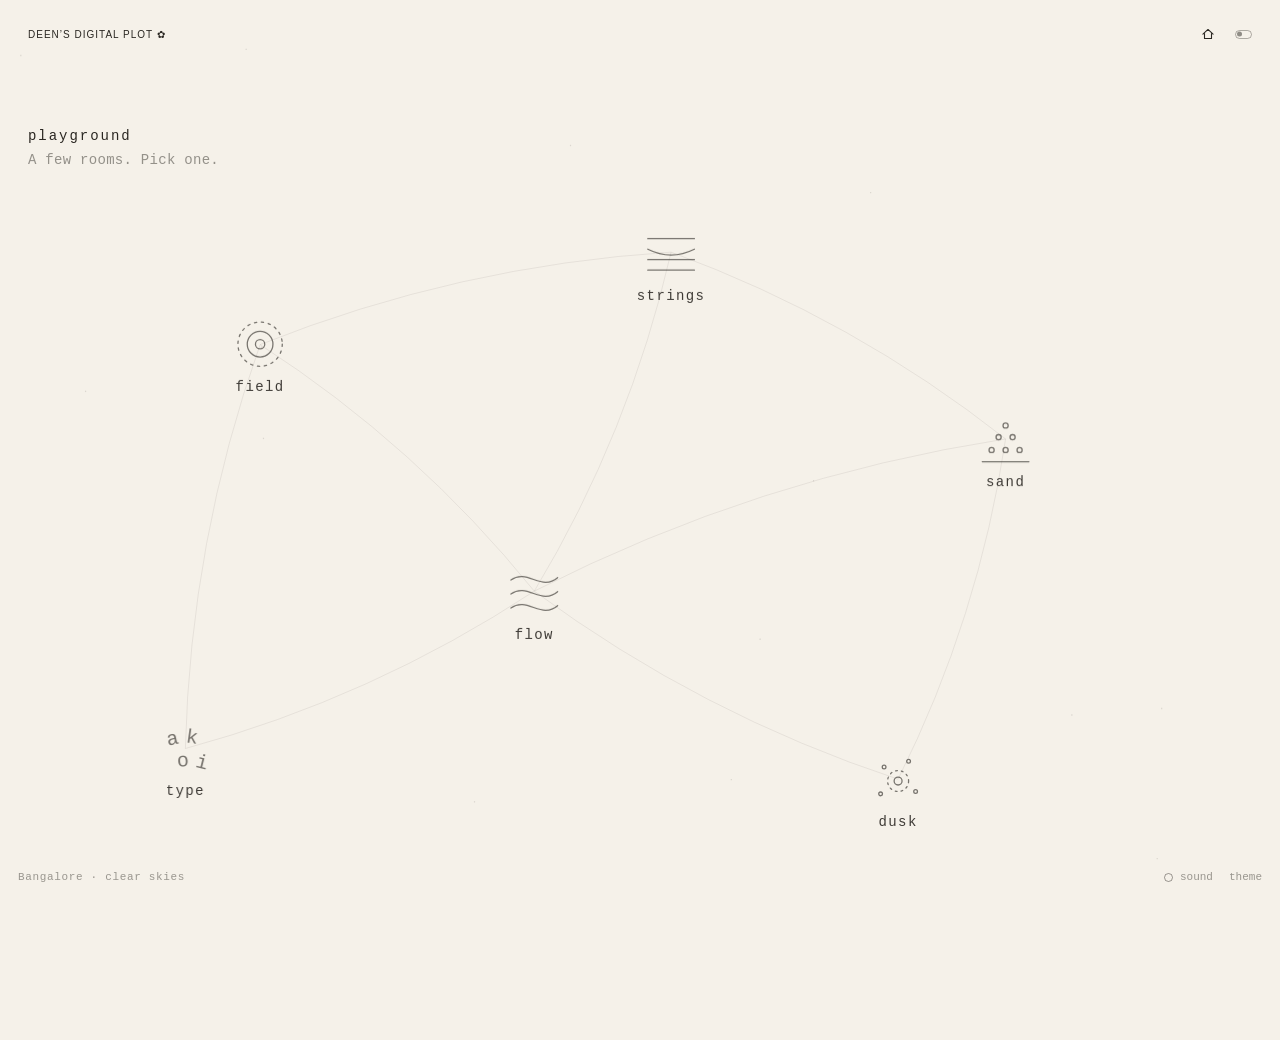
<file: index.html>
<!DOCTYPE html>
<html lang="en">
<head>
<meta charset="utf-8">
<meta name="viewport" content="width=device-width, initial-scale=1, viewport-fit=cover">
<meta name="robots" content="index, follow, max-image-preview:large">
<title>playground</title>
<meta name="description" content="Six small rooms. Play a field of sound, pluck strings tuned to the Bangalore sky, pour sand, release ink, type letters into a heap, watch fireflies in sync together.">
<meta name="theme-color" content="#0b0e13" media="(prefers-color-scheme: dark)">
<meta name="theme-color" content="#f2efe8" media="(prefers-color-scheme: light)">
<link rel="canonical" href="https://playground.deeeen.xyz/">
<link rel="icon" href="/favicon.ico" sizes="any">
<link rel="icon" href="/favicon.svg" type="image/svg+xml">
<link rel="apple-touch-icon" href="/apple-touch-icon.png">
<meta property="og:type" content="website">
<meta property="og:site_name" content="Deen’s Digital Plot ✿">
<meta property="og:title" content="playground">
<meta property="og:description" content="Six small rooms that follow the Bangalore sky. Pick one.">
<meta property="og:url" content="https://playground.deeeen.xyz/">
<meta property="og:image" content="https://playground.deeeen.xyz/og.jpg">
<link rel="stylesheet" href="hub.css">
</head>
<body class="has-lobby">
<header class="site-header">
  <h1 class="site-title"><a href="https://deeeen.xyz/">Deen’s Digital Plot ✿</a></h1>
  <div class="site-header-actions">
    <a class="home-btn" href="https://deeeen.xyz/" aria-label="Home, deeeen.xyz" title="Home">
      <svg viewBox="0 0 16 16" aria-hidden="true"><path d="M2.2 8.1 L8 2.8 L13.8 8.1"/><path d="M4 7.4 V13.2 H12 V7.4"/></svg>
    </a>
    <button type="button" id="theme-toggle" class="theme-toggle" aria-label="Toggle dark mode">
      <span class="theme-toggle-track"><span class="theme-toggle-thumb"></span></span>
    </button>
  </div>
</header>
<canvas id="c" aria-hidden="true"></canvas>
<main class="lobby2">
  <h1>playground</h1>
  <p class="lede">A few rooms. Pick one.</p>
  <nav class="nodes" aria-label="rooms">
    <a class="node" href="/field/" style="--x:20;--y:30">
      <svg viewBox="0 0 48 48" aria-hidden="true"><circle cx="24" cy="24" r="4"/><circle cx="24" cy="24" r="11"/><circle cx="24" cy="24" r="19" stroke-dasharray="2 4"/></svg>
      <span class="name">field</span><span class="why">draw sound</span>
    </a>
    <a class="node" href="/strings/" style="--x:52;--y:22">
      <svg viewBox="0 0 48 48" aria-hidden="true"><path d="M4 12H44"/><path d="M4 21 Q 24 31 44 21"/><path d="M4 30H44"/><path d="M4 39H44"/></svg>
      <span class="name">strings</span><span class="why">pluck the sky</span>
    </a>
    <a class="node" href="/sand/" style="--x:79;--y:40">
      <svg viewBox="0 0 48 48" aria-hidden="true"><circle cx="24" cy="12" r="2.2"/><circle cx="18" cy="22" r="2.2"/><circle cx="30" cy="22" r="2.2"/><circle cx="12" cy="33" r="2.2"/><circle cx="24" cy="33" r="2.2"/><circle cx="36" cy="33" r="2.2"/><path d="M4 43H44"/></svg>
      <span class="name">sand</span><span class="why">pour, dam, flood</span>
    </a>
    <a class="node" href="/flow/" style="--x:42;--y:55">
      <svg viewBox="0 0 48 48" aria-hidden="true"><path d="M4 14 C 18 4, 30 24, 44 12"/><path d="M4 26 C 18 16, 30 36, 44 24"/><path d="M4 38 C 18 28, 30 48, 44 36"/></svg>
      <span class="name">flow</span><span class="why">ink on invisible wind</span>
    </a>
    <a class="node" href="/type/" style="--x:14;--y:72">
      <svg viewBox="0 0 48 48" aria-hidden="true"><text x="9" y="22" font-size="17" transform="rotate(-12 9 22)">a</text><text x="24" y="19" font-size="17" transform="rotate(8 24 19)">k</text><text x="17" y="40" font-size="17" transform="rotate(-4 17 40)">o</text><text x="32" y="40" font-size="17" transform="rotate(14 32 40)">i</text></svg>
      <span class="name">type</span><span class="why">words fall apart</span>
    </a>
    <a class="node" href="/dusk/" style="--x:70;--y:74">
      <svg viewBox="0 0 48 48" aria-hidden="true"><circle cx="12" cy="14" r="1.6"/><circle cx="33" cy="9" r="1.6"/><circle cx="24" cy="26" r="3.4"/><circle cx="24" cy="26" r="9" stroke-dasharray="1.5 3.5"/><circle cx="9" cy="37" r="1.6"/><circle cx="39" cy="35" r="1.6"/></svg>
      <span class="name">dusk</span><span class="why">fireflies in sync</span>
    </a>
  </nav>
</main>
<div class="bar">
  <span>Bangalore · <span id="sky-word">—</span></span>
  <span class="spacer"></span>
  <button type="button" id="sky-score"><span class="dot"></span><span id="score-label">sound</span></button>
  <button type="button" id="theme">theme</button>
</div>
<script src="sky.js"></script>
<script>
(function(){
  var b=document.getElementById('theme-toggle'); if(b) b.addEventListener('click',Sky.toggleTheme);
})();
</script>
<script src="score.js"></script>
<script src="lobby.js"></script>
</body>
</html>
</file>
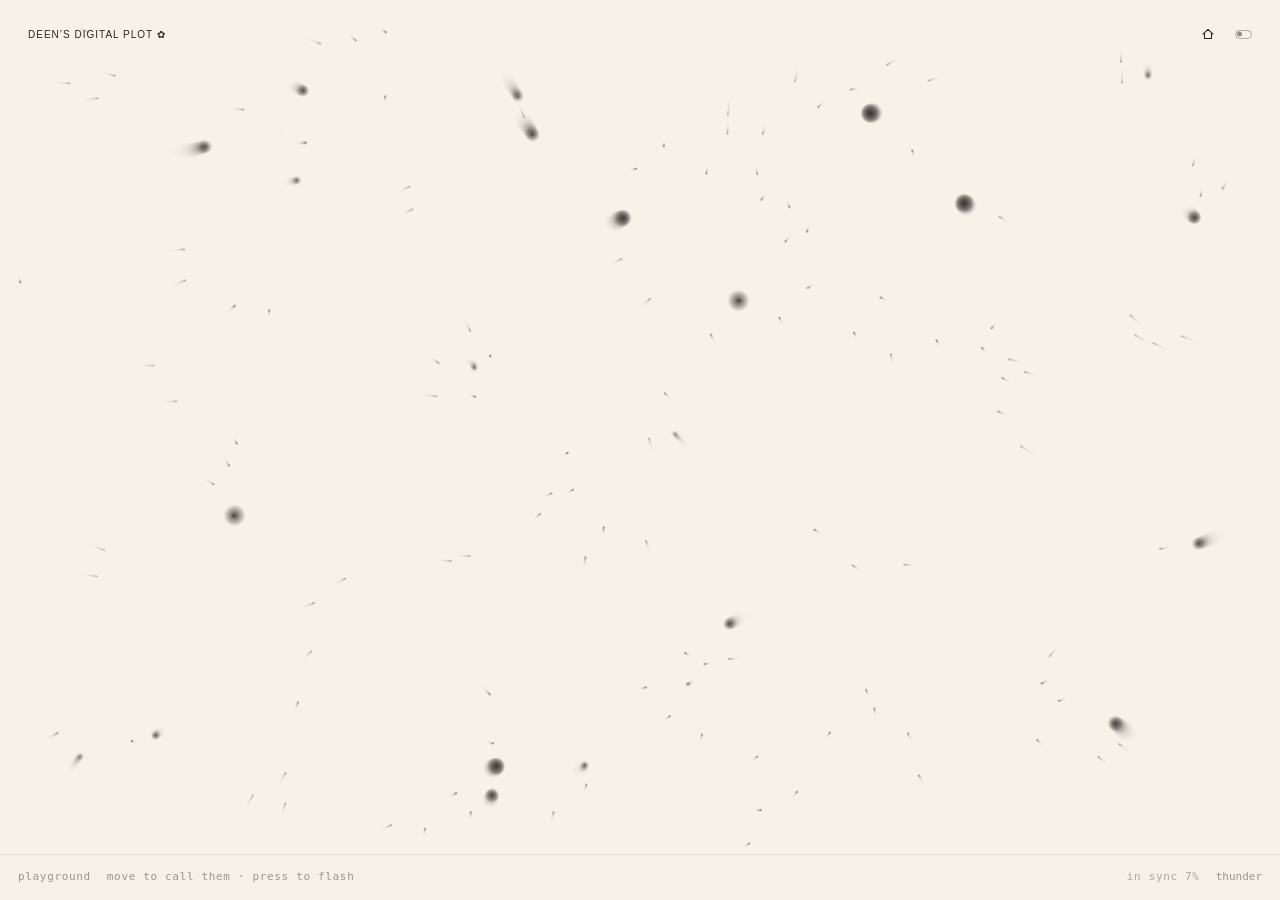
<file: dusk/index.html>
<!DOCTYPE html>
<html lang="en">
<head>
<meta charset="utf-8">
<meta name="viewport" content="width=device-width, initial-scale=1, viewport-fit=cover">
<title>dusk · playground</title>
<meta name="description" content="Fireflies that learn to blink together. Thunder resets them.">
<meta name="theme-color" content="#0b0e13" media="(prefers-color-scheme: dark)">
<meta name="theme-color" content="#f2efe8" media="(prefers-color-scheme: light)">
<link rel="canonical" href="https://playground.deeeen.xyz/dusk/">
<link rel="icon" href="/favicon.ico" sizes="any">
<link rel="icon" href="/favicon.svg" type="image/svg+xml">
<link rel="apple-touch-icon" href="/apple-touch-icon.png">
<link rel="stylesheet" href="../hub.css">
</head>
<body>
<script src="../sky.js"></script>
<script src="../room.js"></script>
<script src="dusk.js"></script>
</body>
</html>
</file>
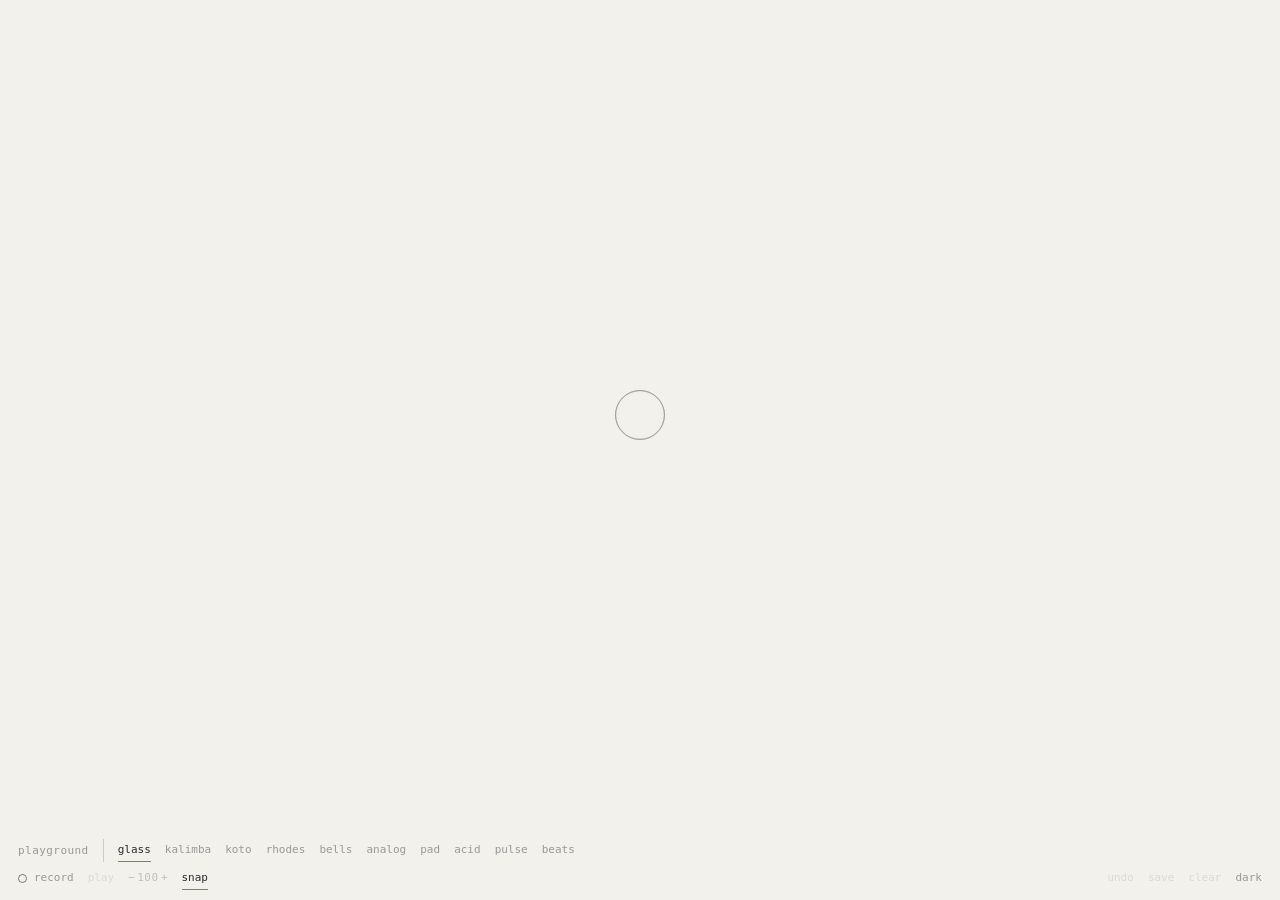
<file: field/index.html>
<!DOCTYPE html>
<html lang="en">
<head>
<meta charset="utf-8">
<meta name="viewport" content="width=device-width, initial-scale=1, maximum-scale=1, viewport-fit=cover">
<title>field · playground</title>
<meta name="description" content="A blank field for drawing sound. Click or type to play. Layer a loop. Take the wav with you.">
<meta name="theme-color" content="#0b0e13" media="(prefers-color-scheme: dark)">
<meta name="theme-color" content="#f2efe8" media="(prefers-color-scheme: light)">
<link rel="canonical" href="https://playground.deeeen.xyz/field/">
<link rel="icon" href="/favicon.ico" sizes="any">
<link rel="icon" href="/favicon.svg" type="image/svg+xml">
<link rel="apple-touch-icon" href="/apple-touch-icon.png">
<style>
  :root { --bg: #0b0e13; --ink: 232, 226, 214; --mono: ui-monospace, "SF Mono", "IBM Plex Mono", Menlo, Consolas, monospace; }
  @media (prefers-color-scheme: light) { :root { --bg: #f2efe8; --ink: 28, 31, 38; } }
  html[data-theme="dark"]  { --bg: #0b0e13; --ink: 232, 226, 214; }
  html[data-theme="light"] { --bg: #f2efe8; --ink: 28, 31, 38; }
  html, body { margin: 0; padding: 0; height: 100%; overflow: hidden; background: var(--bg); overscroll-behavior: none; font-family: var(--mono); }
  #c { position: fixed; inset: 0; display: block; width: 100%; height: 100%; touch-action: none; cursor: crosshair; -webkit-tap-highlight-color: transparent; user-select: none; }
  #ui { position: fixed; left: 0; right: 0; bottom: 0; padding: 8px 18px calc(10px + env(safe-area-inset-bottom, 0px)) 18px; box-sizing: border-box; display: flex; flex-direction: column; gap: 4px; font-size: 11px; letter-spacing: 0.04em; color: rgba(var(--ink), 0.42); opacity: 1; transition: opacity 700ms ease; pointer-events: none; }
  #ui.dim { opacity: 0.12; }
  #ui > * { pointer-events: auto; }
  .row { display: flex; align-items: center; gap: 14px; white-space: nowrap; overflow-x: auto; scrollbar-width: none; min-width: 0; }
  .row::-webkit-scrollbar { display: none; }
  .spacer { flex: 1 1 auto; min-width: 8px; }
  button, #home { appearance: none; background: none; border: 0; padding: 5px 0; margin: 0; font: inherit; color: rgba(var(--ink), 0.42); cursor: pointer; border-bottom: 1px solid transparent; flex: none; }
  #home { padding: 5px 14px 5px 0; border-bottom: 0; border-right: 1px solid rgba(var(--ink), 0.18); text-decoration: none; }
  button:hover, #home:hover { color: rgba(var(--ink), 0.85); }
  button[aria-pressed="true"], button.on { color: rgba(var(--ink), 0.95); border-bottom-color: rgba(var(--ink), 0.55); }
  button[disabled] { opacity: 0.26; cursor: default; }
  .chip { border: 1px solid rgba(var(--ink), 0.28); border-radius: 2px; padding: 3px 7px; }
  .chip.muted { opacity: 0.3; text-decoration: line-through; }
  #dot { display: inline-block; width: 7px; height: 7px; border-radius: 50%; border: 1px solid rgba(var(--ink), 0.55); margin-right: 7px; vertical-align: middle; }
  #rec.armed #dot { border-color: rgba(var(--ink), 0.95); }
  #rec.on #dot { background: rgba(var(--ink), 0.95); border-color: rgba(var(--ink), 0.95); }
  #bpmval { min-width: 26px; text-align: center; display: inline-block; }
  .lbl { opacity: 0.55; flex: none; }
  button, #home { touch-action: manipulation; -webkit-tap-highlight-color: transparent; }
  @media (max-width: 640px) {
    #ui { font-size: 12px; padding-left: 14px; padding-right: 14px; gap: 2px; }
    button, #home { padding: 10px 0; }
    #home { padding-right: 12px; }
    .chip { padding: 7px 10px; }
    .row { gap: 18px; }
    #insts { gap: 18px; }
  }
</style>
</head>
<body>
<canvas id="c"></canvas>
<div id="ui">
  <div class="row" id="row1">
    <a id="home" href="/">playground</a>
    <div class="row" id="insts"></div>
  </div>
  <div class="row" id="row2">
    <button id="rec"><span id="dot"></span><span id="reclabel">record</span></button>
    <button id="play">play</button>
    <span class="lbl"><button id="bpmdown">&#8722;</button><span id="bpmval">100</span><button id="bpmup">+</button></span>
    <button id="snap" aria-pressed="true">snap</button>
    <div class="row" id="layers"></div>
    <span class="spacer"></span>
    <button id="undo" disabled>undo</button>
    <button id="save" disabled>save</button>
    <button id="clear" disabled>clear</button>
    <button id="theme">light</button>
  </div>
</div>
<script src="../audio.js"></script>
<script src="../play.js?v=3"></script>
<script src="../ui.js"></script>
</body>
</html>
</file>
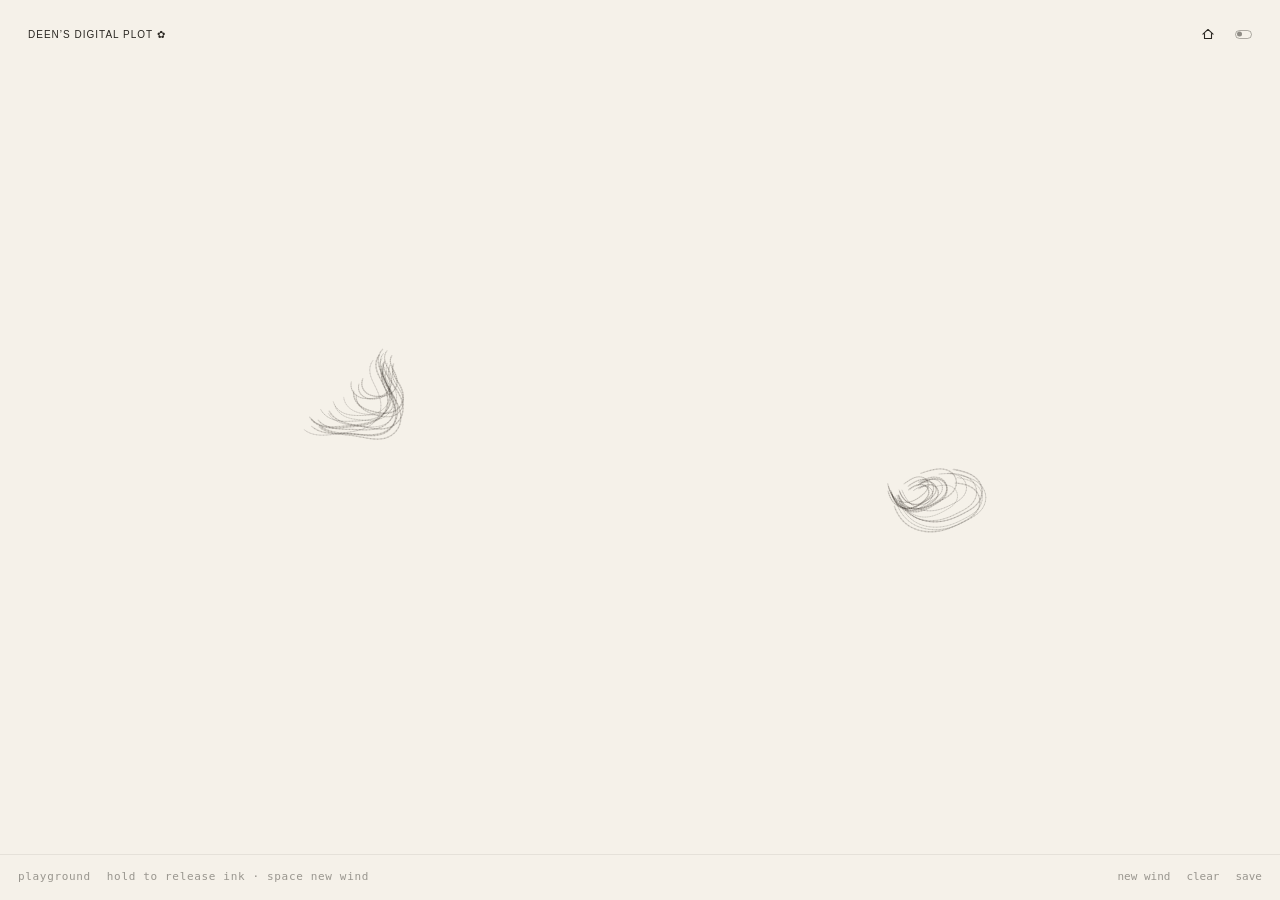
<file: flow/index.html>
<!DOCTYPE html>
<html lang="en">
<head>
<meta charset="utf-8">
<meta name="viewport" content="width=device-width, initial-scale=1, viewport-fit=cover">
<title>flow · playground</title>
<meta name="description" content="Ink that follows a wind you can't see. Hold to release it, take the print.">
<meta name="theme-color" content="#0b0e13" media="(prefers-color-scheme: dark)">
<meta name="theme-color" content="#f2efe8" media="(prefers-color-scheme: light)">
<link rel="canonical" href="https://playground.deeeen.xyz/flow/">
<link rel="icon" href="/favicon.ico" sizes="any">
<link rel="icon" href="/favicon.svg" type="image/svg+xml">
<link rel="apple-touch-icon" href="/apple-touch-icon.png">
<link rel="stylesheet" href="../hub.css">
</head>
<body>
<script src="../sky.js"></script>
<script src="../room.js"></script>
<script src="flow.js"></script>
</body>
</html>
</file>
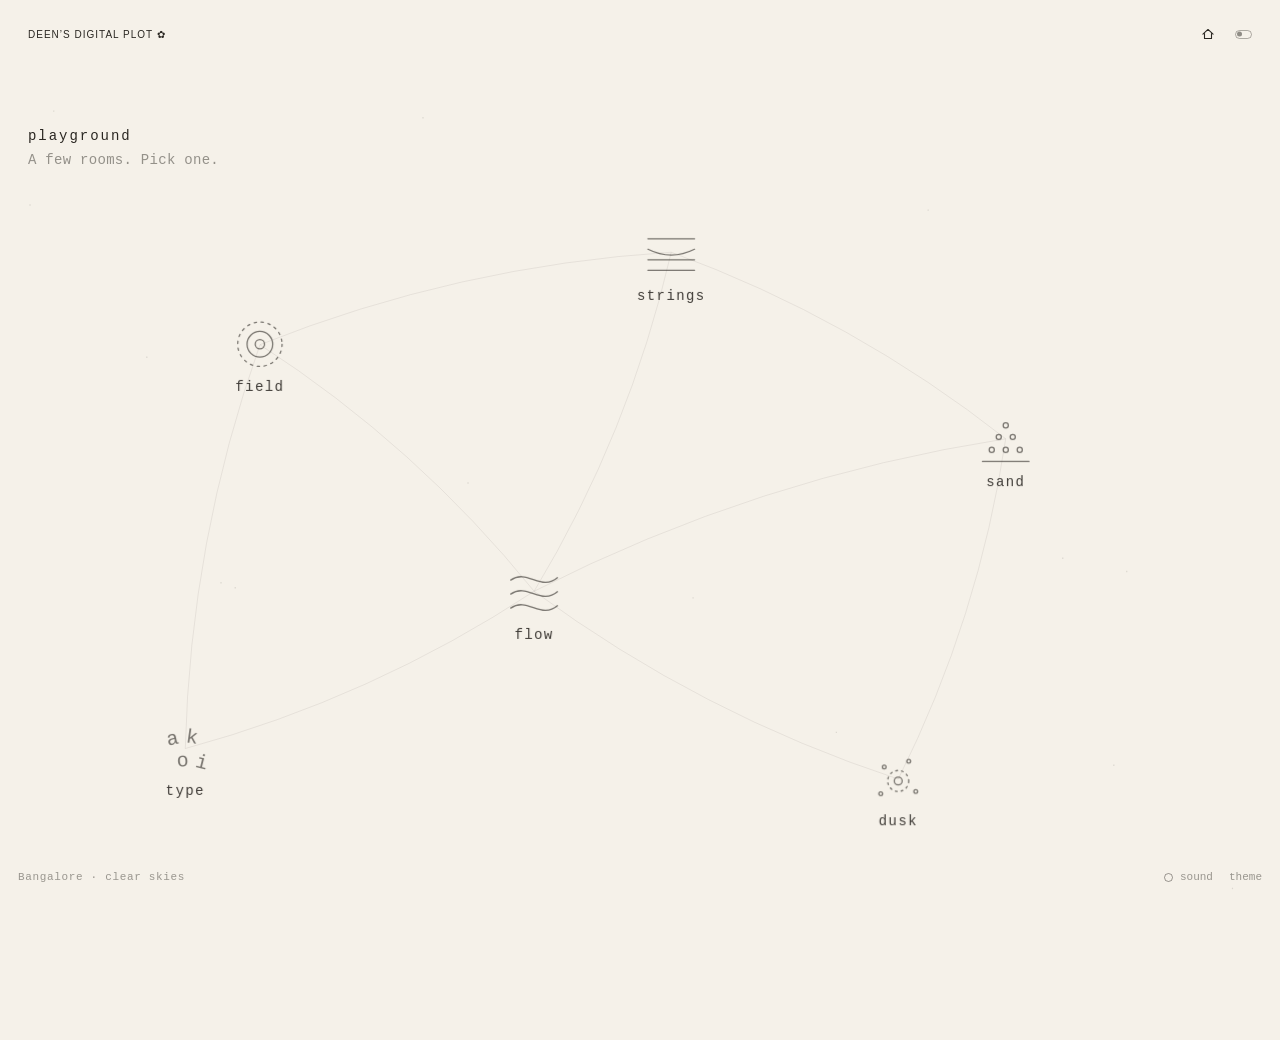
<file: listen/index.html>
<!DOCTYPE html>
<html lang="en"><head><meta charset="utf-8"><title>playground</title>
<meta name="robots" content="noindex"><link rel="canonical" href="https://playground.deeeen.xyz/">
<meta http-equiv="refresh" content="0; url=/"><script>location.replace('/');</script></head>
<body><a href="/">playground</a></body></html>
</file>
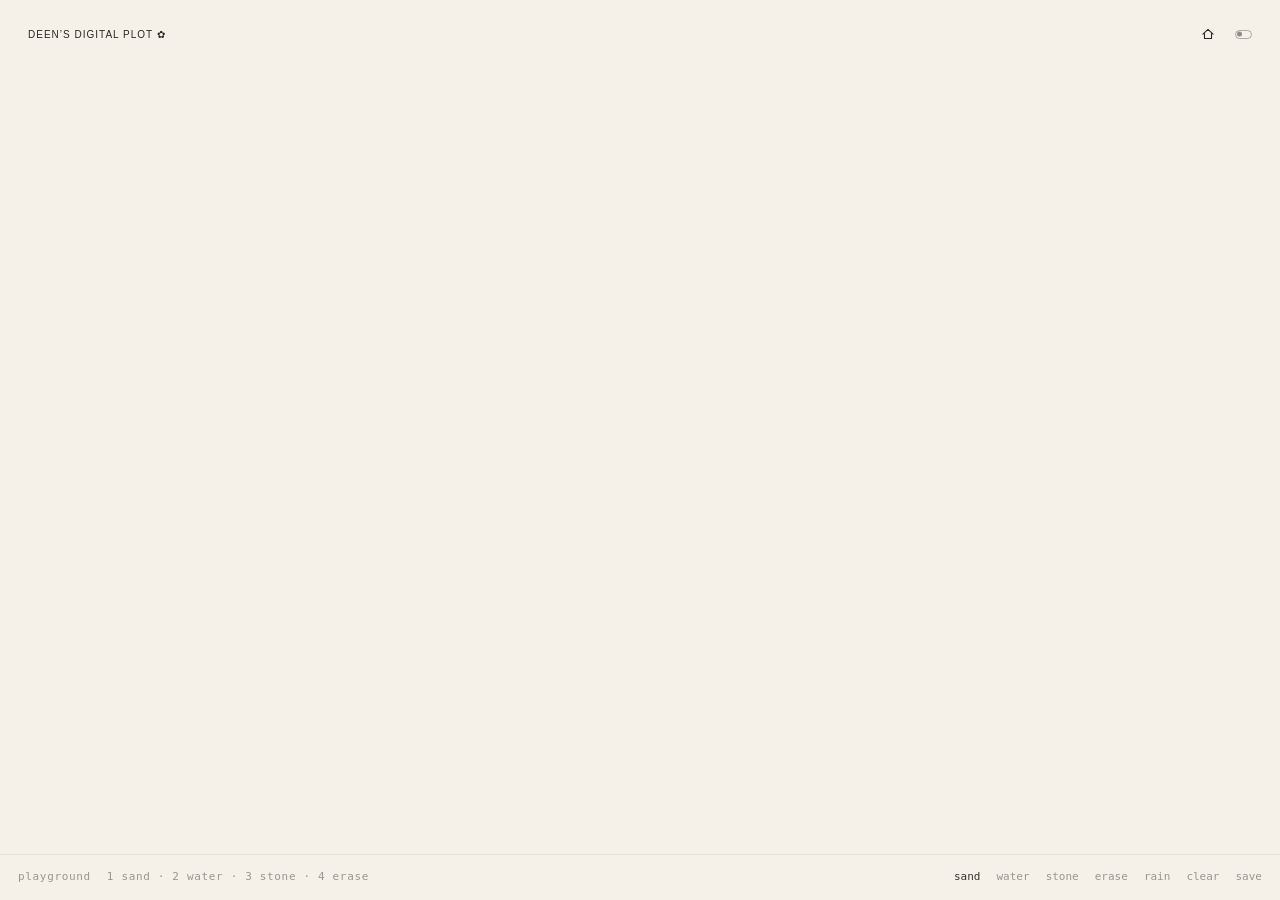
<file: sand/index.html>
<!DOCTYPE html>
<html lang="en">
<head>
<meta charset="utf-8">
<meta name="viewport" content="width=device-width, initial-scale=1, viewport-fit=cover">
<title>sand · playground</title>
<meta name="description" content="Falling sand, water and stone. Rain falls for real when Bangalore's sky is grey.">
<meta name="theme-color" content="#0b0e13" media="(prefers-color-scheme: dark)">
<meta name="theme-color" content="#f2efe8" media="(prefers-color-scheme: light)">
<link rel="canonical" href="https://playground.deeeen.xyz/sand/">
<link rel="icon" href="/favicon.ico" sizes="any">
<link rel="icon" href="/favicon.svg" type="image/svg+xml">
<link rel="apple-touch-icon" href="/apple-touch-icon.png">
<link rel="stylesheet" href="../hub.css">
</head>
<body>
<script src="../sky.js"></script>
<script src="../room.js"></script>
<script src="sand.js"></script>
</body>
</html>
</file>
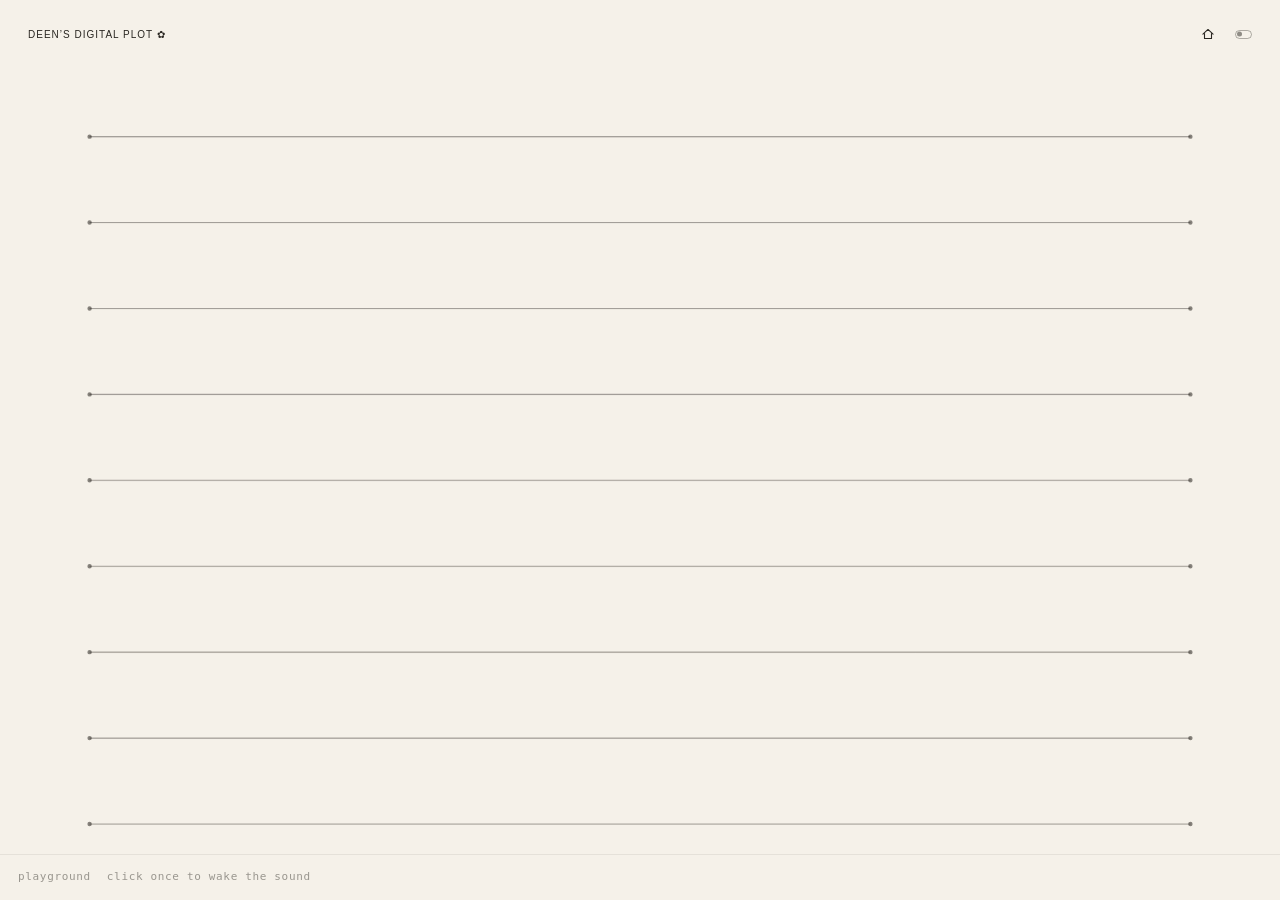
<file: strings/index.html>
<!DOCTYPE html>
<html lang="en">
<head>
<meta charset="utf-8">
<meta name="viewport" content="width=device-width, initial-scale=1, viewport-fit=cover">
<title>strings · playground</title>
<meta name="description" content="Nine strings tuned to the Bangalore sky. Drag across them.">
<meta name="theme-color" content="#0b0e13" media="(prefers-color-scheme: dark)">
<meta name="theme-color" content="#f2efe8" media="(prefers-color-scheme: light)">
<link rel="canonical" href="https://playground.deeeen.xyz/strings/">
<link rel="icon" href="/favicon.ico" sizes="any">
<link rel="icon" href="/favicon.svg" type="image/svg+xml">
<link rel="apple-touch-icon" href="/apple-touch-icon.png">
<link rel="stylesheet" href="../hub.css">
</head>
<body>
<script src="../sky.js"></script>
<script src="../room.js"></script>
<script src="strings.js"></script>
</body>
</html>
</file>
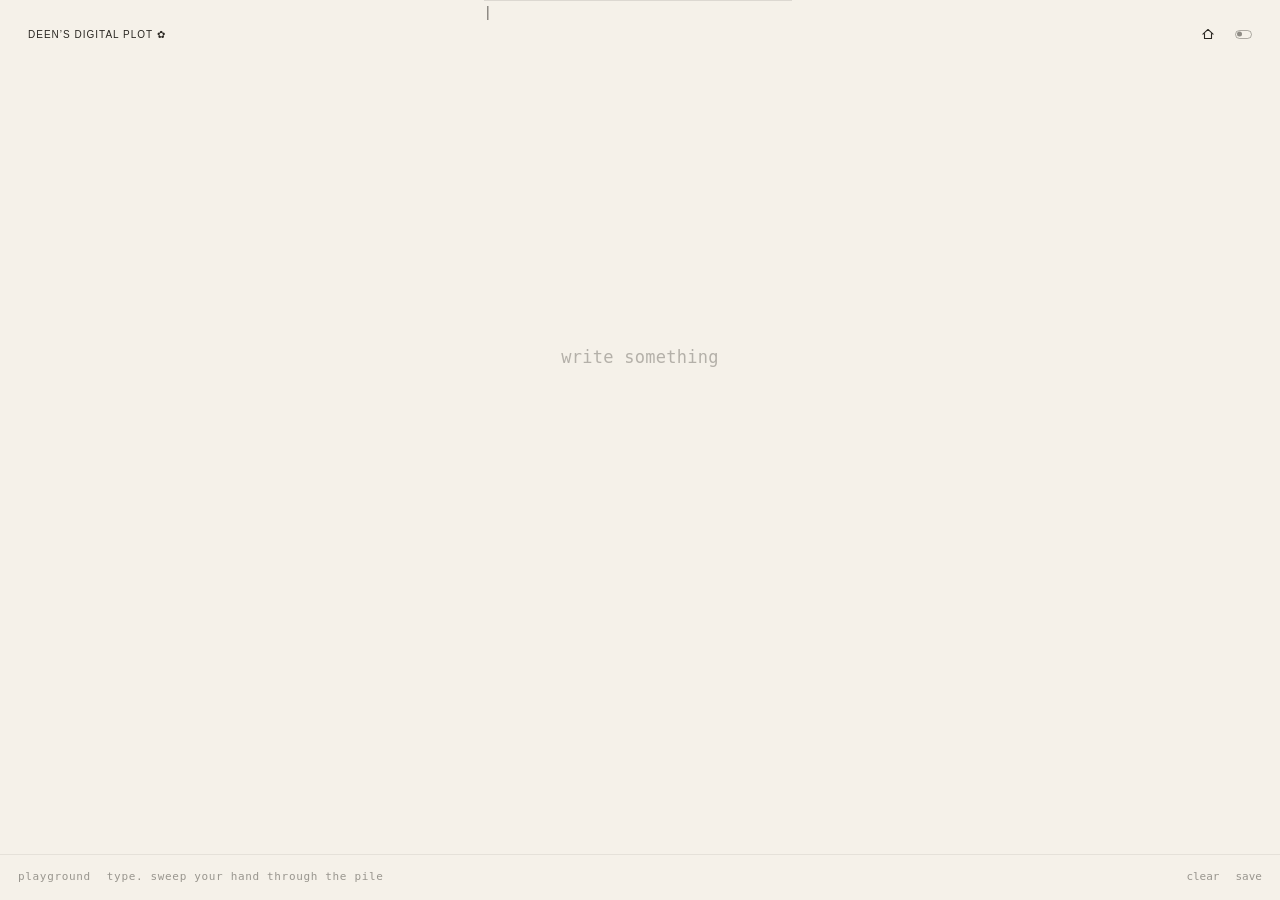
<file: type/index.html>
<!DOCTYPE html>
<html lang="en">
<head>
<meta charset="utf-8">
<meta name="viewport" content="width=device-width, initial-scale=1, viewport-fit=cover">
<title>type · playground</title>
<meta name="description" content="Type and the letters fall like sand. Sweep your hand through the pile.">
<meta name="theme-color" content="#0b0e13" media="(prefers-color-scheme: dark)">
<meta name="theme-color" content="#f2efe8" media="(prefers-color-scheme: light)">
<link rel="canonical" href="https://playground.deeeen.xyz/type/">
<link rel="icon" href="/favicon.ico" sizes="any">
<link rel="icon" href="/favicon.svg" type="image/svg+xml">
<link rel="apple-touch-icon" href="/apple-touch-icon.png">
<link rel="stylesheet" href="../hub.css">
</head>
<body>
<script src="../sky.js"></script>
<script src="../room.js"></script>
<script src="type.js"></script>
</body>
</html>
</file>
<file: hub.css>
:root {
  --bg: #0b0e13;
  --ink: 232, 226, 214;
  --mono: ui-monospace, "SF Mono", "IBM Plex Mono", Menlo, Consolas, monospace;
}
@media (prefers-color-scheme: light) {
  :root { --bg: #f2efe8; --ink: 28, 31, 38; }
}
html[data-theme="dark"]  { --bg: #0b0e13; --ink: 232, 226, 214; }
html[data-theme="light"] { --bg: #f2efe8; --ink: 28, 31, 38; }
html[data-season="clear"] {
  --bg: #f5f1e9; --ink: 42, 39, 34;
}
html[data-season="clear"][data-theme="dark"],
html[data-theme="dark"][data-season="clear"] {
  --bg: #15161b; --ink: 217, 212, 202;
}
html[data-season="monsoon"] {
  --bg: #d8dcd9; --ink: 43, 50, 47;
}
html[data-season="monsoon"][data-theme="dark"],
html[data-theme="dark"][data-season="monsoon"] {
  --bg: #14181a; --ink: 196, 204, 200;
}
html, body {
  margin: 0; padding: 0; min-height: 100%;
  background: var(--bg);
  color: rgb(var(--ink));
  font-family: var(--mono);
  font-size: 14px;
  letter-spacing: 0.02em;
  -webkit-font-smoothing: antialiased;
}
body { overflow-x: hidden; }
#c { position: fixed; inset: 0; width: 100%; height: 100%; display: block; pointer-events: none; z-index: 0; }
.lobby, .room-ui { position: relative; z-index: 1; }
.lobby { max-width: 28rem; margin: 0 auto; padding: 18vh 24px 4rem; }
h1 { font-size: 14px; font-weight: 400; letter-spacing: 0.14em; text-transform: lowercase; margin: 0 0 0.6em; }
.lede { margin: 0 0 2.4em; color: rgba(var(--ink), 0.48); }
.kicker { margin: 0 0 3.2em; font-size: 12px; }
.kicker a { color: rgba(var(--ink), 0.42); text-decoration: none; }
.kicker a:hover { color: rgba(var(--ink), 0.9); }
.rooms { list-style: none; margin: 0; padding: 0; }
.rooms li { border-top: 1px solid rgba(var(--ink), 0.12); }
.rooms li:last-child { border-bottom: 1px solid rgba(var(--ink), 0.12); }
.rooms a { display: flex; align-items: baseline; justify-content: space-between; gap: 1.5em; padding: 0.95em 0; color: inherit; text-decoration: none; }
.rooms a:hover .name { color: rgba(var(--ink), 1); }
.rooms .name { letter-spacing: 0.08em; color: rgba(var(--ink), 0.92); }
.rooms .why { font-size: 12px; color: rgba(var(--ink), 0.4); text-align: right; }
.foot { margin: 3em 0 0; font-size: 11px; letter-spacing: 0.08em; color: rgba(var(--ink), 0.38); }
.bar { position: fixed; left: 0; right: 0; bottom: 0; z-index: 2; display: flex; align-items: center; gap: 16px; padding: 10px 18px calc(12px + env(safe-area-inset-bottom, 0px)); font-size: 11px; letter-spacing: 0.06em; color: rgba(var(--ink), 0.45); }
.bar a, .bar button { appearance: none; background: none; border: 0; padding: 5px 0; margin: 0; font: inherit; color: inherit; cursor: pointer; text-decoration: none; }
.bar a:hover, .bar button:hover { color: rgba(var(--ink), 0.9); }
.bar button[aria-pressed="true"] { color: rgba(var(--ink), 0.95); }
.bar .spacer { flex: 1; }
.bar .dot { width: 7px; height: 7px; border-radius: 50%; border: 1px solid currentColor; display: inline-block; margin-right: 7px; vertical-align: middle; }
.bar button[aria-pressed="true"] .dot { background: currentColor; }
canvas.touch { position: fixed; inset: 0; width: 100%; height: 100%; display: block; touch-action: none; cursor: crosshair; z-index: 0; }
@media (max-width: 640px) {
  .lobby { padding-top: 14vh; }
  .rooms a { flex-direction: column; gap: 0.2em; align-items: flex-start; }
  .rooms .why { text-align: left; }
}
@media (prefers-reduced-motion: reduce) {
  * { transition: none !important; animation: none !important; }
}
.site-header{
  position:relative;z-index:3;
  display:flex;align-items:center;justify-content:space-between;gap:1em;
  padding:22px 28px 0;
  font-family:Helvetica,"Helvetica Neue",Arial,sans-serif;
}
.site-title{margin:0;font-size:calc(15px * .6667);font-weight:400;letter-spacing:.1em;text-transform:uppercase;line-height:1.7}
.site-title a{color:inherit;text-decoration:none}
.site-title a:hover{color:rgba(var(--ink),0.55)}
.site-header-actions{display:flex;align-items:center;gap:14px}
.home-btn{display:inline-flex;align-items:center;justify-content:center;width:1.75em;height:1.75em;padding:0;border:0;background:none;color:inherit;cursor:pointer}
.home-btn svg{display:block;width:14px;height:14px;stroke:currentColor;fill:none;stroke-width:1.25;stroke-linejoin:round;stroke-linecap:round}
.home-btn:hover{color:rgba(var(--ink),0.95)}
.theme-toggle{background:none;border:0;padding:0;cursor:pointer;display:inline-flex;align-items:center;font-size:calc(15px * .6667);color:inherit}
.theme-toggle-track{position:relative;display:inline-block;width:1.75em;height:.875em;border:1px solid rgba(var(--ink),.35);border-radius:999px;box-sizing:border-box}
.theme-toggle-thumb{position:absolute;top:50%;left:.125em;width:.5em;height:.5em;border-radius:50%;background:rgba(var(--ink),.5);transform:translateY(-50%);transition:left .2s ease}
html[data-theme="dark"] .theme-toggle-thumb{left:calc(100% - .625em);background:rgba(var(--ink),.9)}

/* ---- lobby: constellation ---- */
.lobby2{position:relative;z-index:1;min-height:calc(100vh - 44px);min-height:calc(100dvh - 44px);padding:9vh 28px 4rem}
.lobby2 h1{margin:0 0 .6em}
.lobby2 .lede{margin:0}
.nodes{position:absolute;inset:0;pointer-events:none}
.node{position:absolute;left:calc(var(--x) * 1%);top:calc(var(--y) * 1%);display:flex;flex-direction:column;align-items:center;gap:.5em;width:9em;margin-left:-4.5em;margin-top:-34px;color:inherit;text-decoration:none;pointer-events:auto;will-change:transform}
.node svg{width:56px;height:56px;fill:none;stroke:currentColor;stroke-width:1.1;stroke-linecap:round;stroke-linejoin:round;color:rgba(var(--ink),.62);transition:color .25s,transform .35s}
.node svg text{fill:currentColor;stroke:none;font-family:var(--mono)}
.node .name{letter-spacing:.1em;color:rgba(var(--ink),.9)}
.node .why{font-size:11px;color:rgba(var(--ink),.42);text-align:center;opacity:0;transform:translateY(-3px);transition:opacity .25s,transform .25s}
.node:hover svg,.node:focus-visible svg{color:rgba(var(--ink),1);transform:scale(1.18) rotate(-4deg)}
.node:hover .why,.node:focus-visible .why{opacity:1;transform:none}
.node:focus-visible{outline:1px solid rgba(var(--ink),.5);outline-offset:6px;border-radius:2px}
@media (hover:none){.node .why{opacity:1;transform:none}}
@media (max-width:720px){
  .lobby2{padding-top:11vh}
  .nodes{position:static;display:grid;grid-template-columns:1fr 1fr;gap:2.4rem 1rem;margin-top:3rem;pointer-events:auto}
  .node{position:static;margin:0;width:auto}
}

/* ---- touch + mobile polish ---- */
html{-webkit-text-size-adjust:100%;text-size-adjust:100%}
a,button{-webkit-tap-highlight-color:transparent;touch-action:manipulation}
canvas.touch{-webkit-user-select:none;user-select:none;-webkit-touch-callout:none}
body.room{position:fixed;inset:0;overflow:hidden;overscroll-behavior:none}
body.room .bar{background:var(--bg);border-top:1px solid rgba(var(--ink),.08)}
.bar .back-glyph{display:none}
.hint-float{display:none;position:fixed;left:0;right:0;z-index:2;text-align:center;font-size:12px;letter-spacing:.04em;color:rgba(var(--ink),.55);pointer-events:none;transition:opacity 1.2s ease;bottom:calc(58px + env(safe-area-inset-bottom,0px))}
.hint-float.gone{opacity:0}
.node:active svg{transform:scale(.92)}
@media (max-width:720px){
  .site-header{padding:calc(14px + env(safe-area-inset-top,0px)) 18px 0}
  .site-title{font-size:11px}
  .bar{gap:0;letter-spacing:.02em;padding:0 12px calc(2px + env(safe-area-inset-bottom,0px));min-height:48px;font-size:12px;overflow-x:auto;flex-wrap:nowrap;white-space:nowrap;scrollbar-width:none}
  .bar::-webkit-scrollbar{display:none}
  .bar>*{flex:none}
  .bar .spacer{flex:1 0 4px}
  .bar a,.bar button{padding:14px 6px}
  .bar #hint{display:none}
  .bar .back-text{display:none}
  .bar .back-glyph{display:inline;font-size:24px;line-height:1;padding:0 6px 3px 0}
  .hint-float{display:block}
  .lobby2{min-height:0;padding:11vh 22px 6rem}
  .nodes{gap:1.9rem .5rem;margin-top:2.2rem}
  .node{gap:.4em}
  .node svg{width:50px;height:50px}
  .node .name{font-size:14px}
  .node .why{font-size:12px;line-height:1.35}
}
</file>
